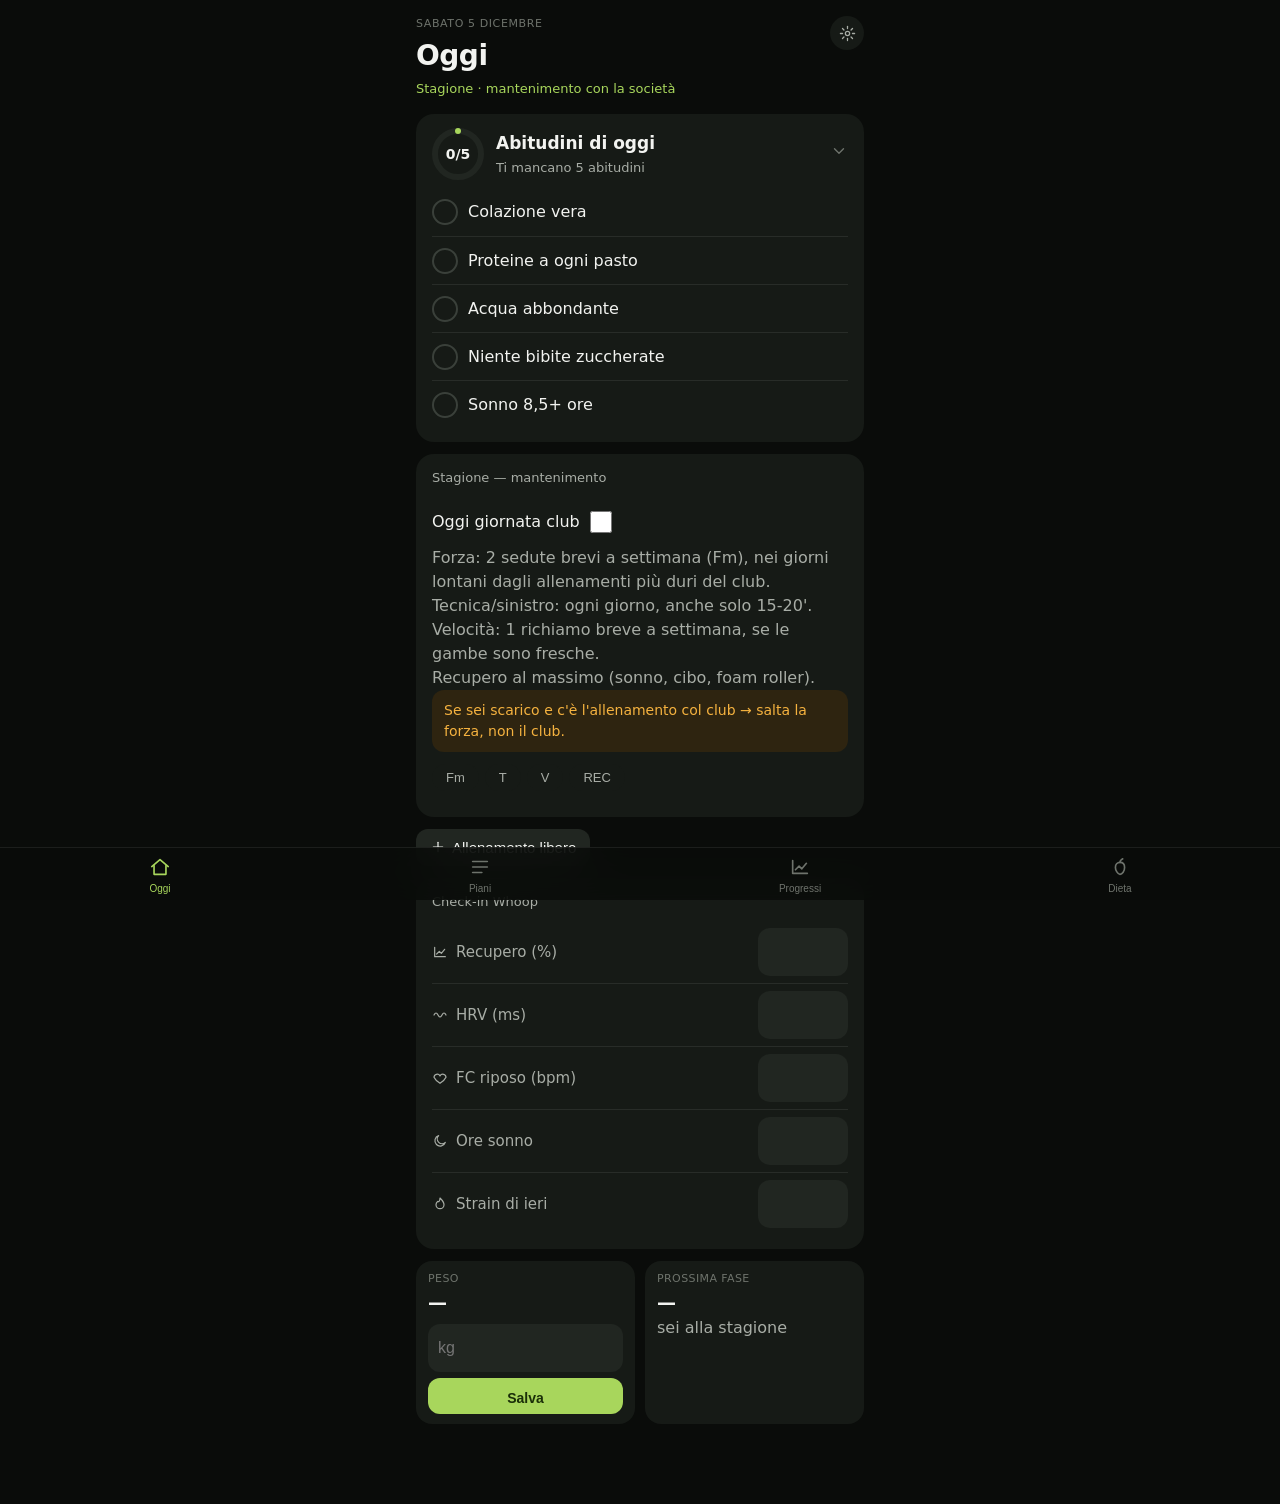
<file: index.html>
<!doctype html>
<html lang="it">
<head>
<meta charset="utf-8">
<meta name="viewport" content="width=device-width, initial-scale=1, viewport-fit=cover">
<meta name="theme-color" content="#0A0C0A">
<meta name="apple-mobile-web-app-capable" content="yes">
<meta name="apple-mobile-web-app-status-bar-style" content="black-translucent">
<meta name="apple-mobile-web-app-title" content="Futsal Lab">
<link rel="apple-touch-icon" href="icons/icon-180.png">
<link rel="manifest" href="manifest.json">
<title>Futsal Lab</title>
<link rel="stylesheet" href="css/style.css">
</head>
<body>
<main id="vista"></main>
<nav id="tabbar">
  <button data-tab="oggi" class="attivo"><span class="icona-tab"></span><span>Oggi</span></button>
  <button data-tab="piani"><span class="icona-tab"></span><span>Piani</span></button>
  <button data-tab="progressi"><span class="icona-tab"></span><span>Progressi</span></button>
  <button data-tab="dieta"><span class="icona-tab"></span><span>Dieta</span></button>
</nav>
<script type="module" src="js/app.js"></script>
</body>
</html>
</file>
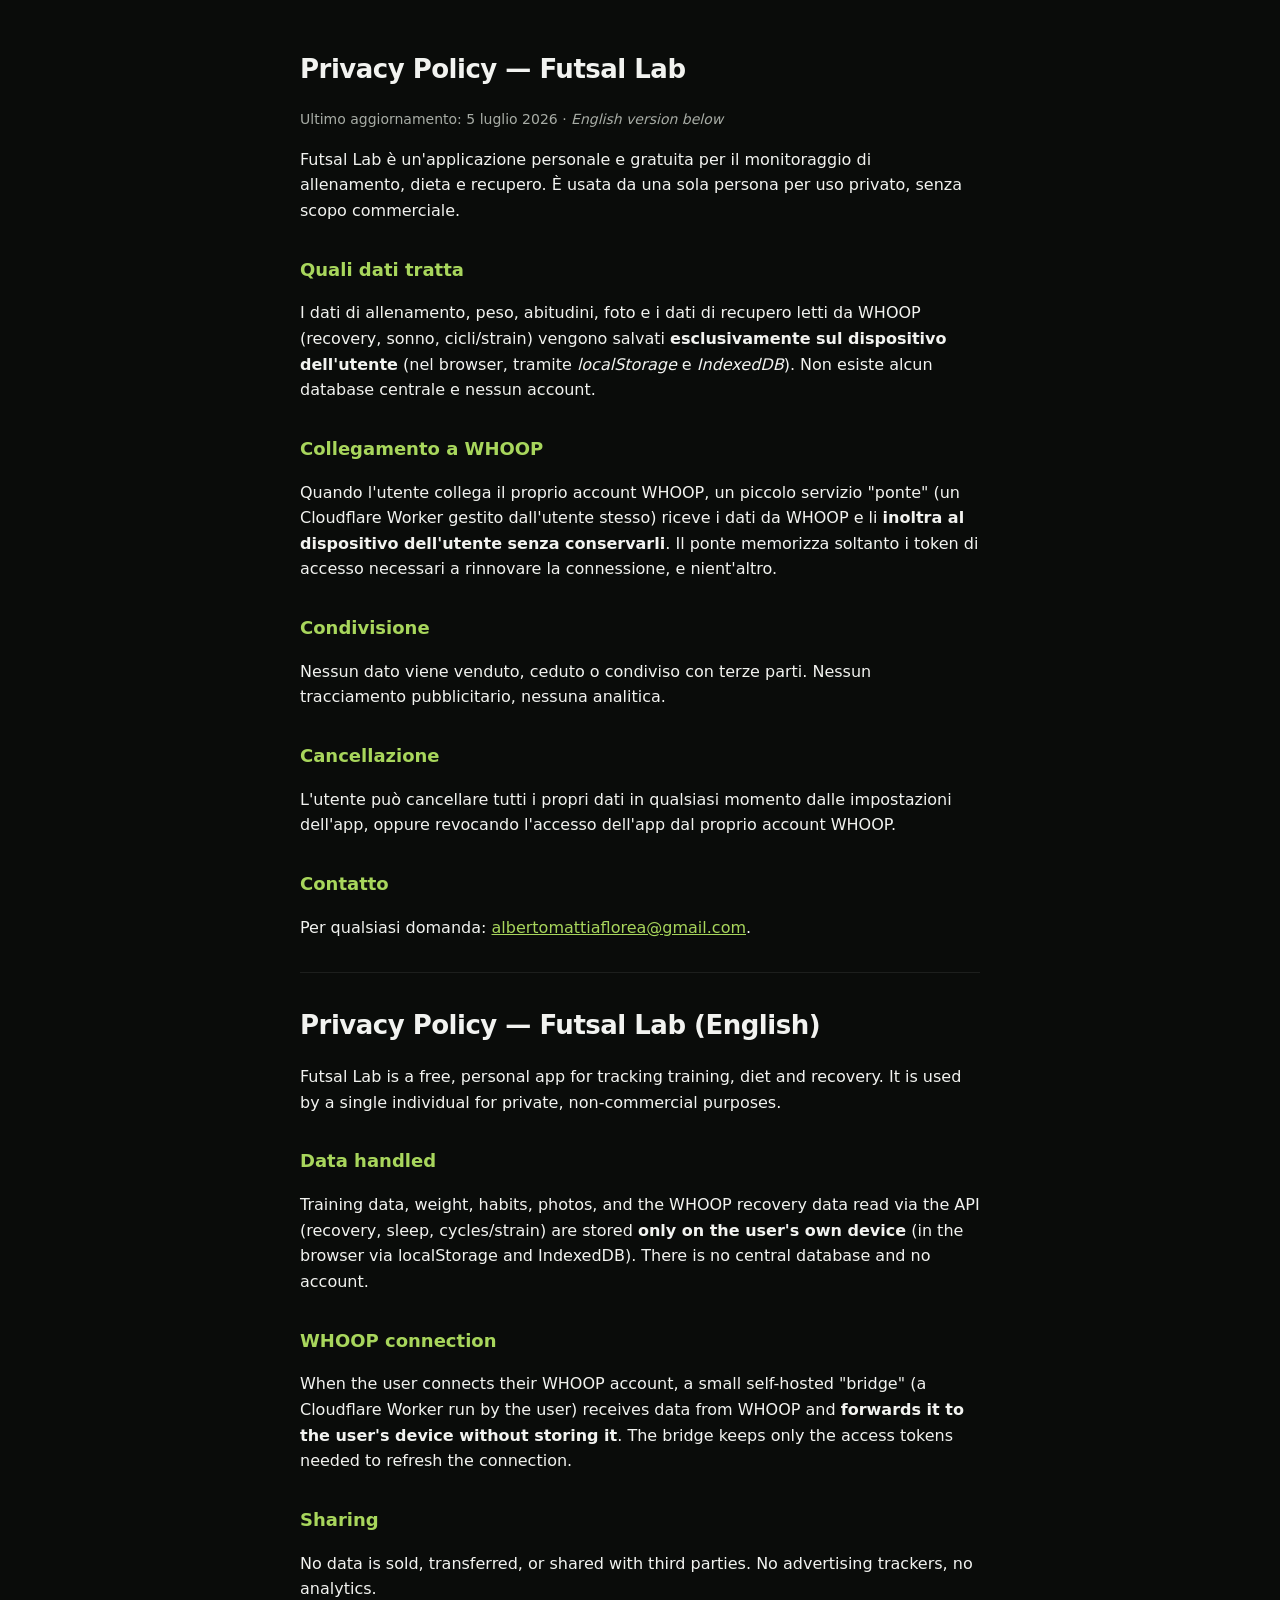
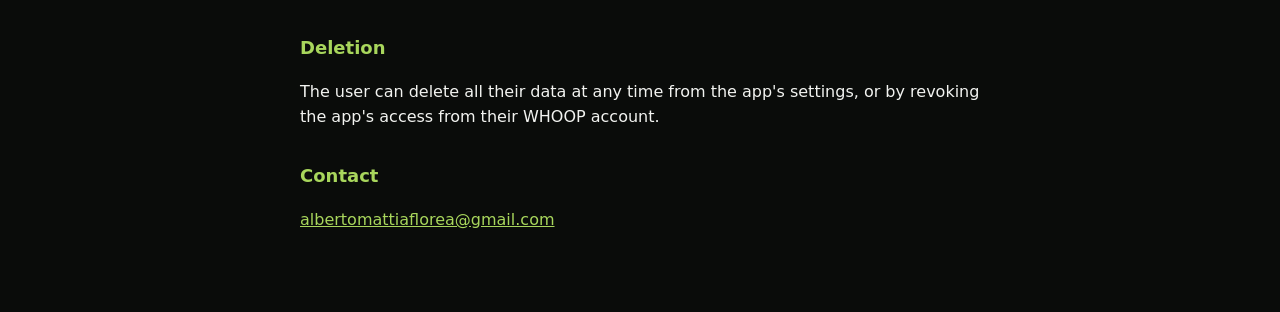
<file: privacy.html>
<!doctype html>
<html lang="it">
<head>
<meta charset="utf-8">
<meta name="viewport" content="width=device-width, initial-scale=1">
<title>Futsal Lab — Privacy Policy</title>
<style>
  body { background:#0A0C0A; color:#F2F3F0; font:16px/1.6 -apple-system,system-ui,sans-serif; max-width:680px; margin:0 auto; padding:32px 20px 64px; }
  h1 { font-size:26px; font-weight:800; letter-spacing:-0.5px; }
  h2 { font-size:18px; font-weight:600; color:#A8D65C; margin-top:32px; }
  a { color:#A8D65C; }
  .footnote { color:#A8ADA6; font-size:14px; }
  hr { border:0; border-top:1px solid rgba(255,255,255,0.08); margin:32px 0; }
</style>
</head>
<body>
<h1>Privacy Policy — Futsal Lab</h1>
<p class="footnote">Ultimo aggiornamento: 5 luglio 2026 · <em>English version below</em></p>

<p>Futsal Lab è un'applicazione personale e gratuita per il monitoraggio di allenamento, dieta e recupero. È usata da una sola persona per uso privato, senza scopo commerciale.</p>

<h2>Quali dati tratta</h2>
<p>I dati di allenamento, peso, abitudini, foto e i dati di recupero letti da WHOOP (recovery, sonno, cicli/strain) vengono salvati <strong>esclusivamente sul dispositivo dell'utente</strong> (nel browser, tramite <em>localStorage</em> e <em>IndexedDB</em>). Non esiste alcun database centrale e nessun account.</p>

<h2>Collegamento a WHOOP</h2>
<p>Quando l'utente collega il proprio account WHOOP, un piccolo servizio "ponte" (un Cloudflare Worker gestito dall'utente stesso) riceve i dati da WHOOP e li <strong>inoltra al dispositivo dell'utente senza conservarli</strong>. Il ponte memorizza soltanto i token di accesso necessari a rinnovare la connessione, e nient'altro.</p>

<h2>Condivisione</h2>
<p>Nessun dato viene venduto, ceduto o condiviso con terze parti. Nessun tracciamento pubblicitario, nessuna analitica.</p>

<h2>Cancellazione</h2>
<p>L'utente può cancellare tutti i propri dati in qualsiasi momento dalle impostazioni dell'app, oppure revocando l'accesso dell'app dal proprio account WHOOP.</p>

<h2>Contatto</h2>
<p>Per qualsiasi domanda: <a href="mailto:albertomattiaflorea@gmail.com">albertomattiaflorea@gmail.com</a>.</p>

<hr>

<h1>Privacy Policy — Futsal Lab (English)</h1>
<p>Futsal Lab is a free, personal app for tracking training, diet and recovery. It is used by a single individual for private, non-commercial purposes.</p>
<h2>Data handled</h2>
<p>Training data, weight, habits, photos, and the WHOOP recovery data read via the API (recovery, sleep, cycles/strain) are stored <strong>only on the user's own device</strong> (in the browser via localStorage and IndexedDB). There is no central database and no account.</p>
<h2>WHOOP connection</h2>
<p>When the user connects their WHOOP account, a small self-hosted "bridge" (a Cloudflare Worker run by the user) receives data from WHOOP and <strong>forwards it to the user's device without storing it</strong>. The bridge keeps only the access tokens needed to refresh the connection.</p>
<h2>Sharing</h2>
<p>No data is sold, transferred, or shared with third parties. No advertising trackers, no analytics.</p>
<h2>Deletion</h2>
<p>The user can delete all their data at any time from the app's settings, or by revoking the app's access from their WHOOP account.</p>
<h2>Contact</h2>
<p><a href="mailto:albertomattiaflorea@gmail.com">albertomattiaflorea@gmail.com</a></p>
</body>
</html>
</file>
<file: css/style.css>
/* ============================================================
   Futsal Lab — Design System iOS
   Token, reset, tipografia, componenti, motion
   ============================================================ */

/* 1. TOKEN */
:root {
  --sfondo:   #0A0C0A;
  --sup1:     #161A16;
  --sup2:     #212621;
  --hairline: rgba(255,255,255,0.08);
  --testo:    #F2F3F0;
  --testo2:   #A8ADA6;
  --testo3:   #6E736C;
  --accento:  #A8D65C;
  --on-accento: #1A2E08;
  --verde:    #63CE7A;
  --ambra:    #F5B23F;
  --rosso:    #F06A5D;
  --tinta-verde: #1c2b14;
  --tinta-ambra: #2e2410;
  --tinta-rosso: #2e1512;
  --curva:    cubic-bezier(0.32, 0.72, 0, 1);
  /* legacy aliases mantengono le viste R2-R4 funzionanti */
  --card:     var(--sup1);
  --card2:    var(--sup2);
  --bordo:    var(--hairline);
  --verde-scuro: var(--on-accento);
}

/* 2. RESET + BODY */
*, *::before, *::after { box-sizing: border-box; margin: 0; -webkit-tap-highlight-color: transparent; }
body {
  background: var(--sfondo);
  color: var(--testo);
  font: 16px/1.5 -apple-system, system-ui, sans-serif;
  padding-bottom: calc(64px + env(safe-area-inset-bottom));
}
#vista {
  padding: max(16px, env(safe-area-inset-top)) 16px 16px;
  max-width: 480px;
  margin: 0 auto;
}

/* 3. SCALA TIPOGRAFICA */
.large-title { font-size: 28px; font-weight: 800; letter-spacing: -0.5px; }
.titolo-vista { font-size: 22px; font-weight: 700; }
.headline { font-size: 17px; font-weight: 600; }
.footnote { font-size: 13px; color: var(--testo2); }
.sezione-titolo {
  font-size: 11px;
  font-weight: 500;
  text-transform: uppercase;
  letter-spacing: .6px;
  color: var(--testo3);
  margin: 0 4px 6px;
}
/* tabular nums su metriche */
.metrica, input[type="number"], .grafico-linea { font-variant-numeric: tabular-nums; }

/* h1 legacy */
h1 { font-size: 22px; font-weight: 700; margin: 4px 0 14px; }

/* ============================================================
   4. COMPONENTI
   ============================================================ */

/* CARD */
.card {
  background: var(--sup1);
  border-radius: 18px;
  padding: 14px 16px;
  margin-bottom: 12px;
}
.card h2 { font-size: 13px; color: var(--testo2); font-weight: 500; margin-bottom: 10px; }

/* RIGA (lista interna a card) */
.riga {
  display: flex;
  align-items: center;
  gap: 10px;
  min-height: 48px;
  padding: 7px 0;
}
.riga + .riga { border-top: 1px solid var(--hairline); }
.riga .cresci { flex: 1; }

/* SPUNTA CIRCOLARE */
.spunta-c {
  width: 26px;
  height: 26px;
  border-radius: 50%;
  border: 2px solid #3a403a;
  background: none;
  display: flex;
  align-items: center;
  justify-content: center;
  padding: 0;
  cursor: pointer;
  flex-shrink: 0;
  color: transparent;
  transition: border-color .15s;
}
.spunta-c.fatta {
  background: var(--accento);
  border-color: var(--accento);
  color: var(--on-accento);
  animation: spunta-pop .25s var(--curva);
}
@keyframes spunta-pop {
  0%   { transform: scale(.8); }
  70%  { transform: scale(1.06); }
  100% { transform: scale(1); }
}

/* SEGMENTED CONTROL */
.segmented {
  display: flex;
  background: var(--sup2);
  border-radius: 999px;
  padding: 4px;
  position: relative;
  margin-bottom: 12px;
}
.segmented-thumb {
  position: absolute;
  top: 4px;
  left: 4px;
  height: calc(100% - 8px);
  width: calc((100% - 8px) / var(--seg-count, 2));
  background: var(--accento);
  border-radius: 999px;
  transition: transform .25s var(--curva);
  pointer-events: none;
}
.segmented-voce {
  flex: 1;
  text-align: center;
  font-size: 14px;
  font-weight: 600;
  color: var(--testo2);
  padding: 6px 0;
  background: none;
  border: 0;
  cursor: pointer;
  position: relative;
  z-index: 1;
  border-radius: 999px;
  transition: color .2s;
}
.segmented-voce.attiva { color: var(--on-accento); }

/* TAB BAR */
#tabbar {
  position: fixed;
  bottom: 0;
  left: 0;
  right: 0;
  display: flex;
  background: rgba(10,12,10,0.85);
  backdrop-filter: blur(20px);
  -webkit-backdrop-filter: blur(20px);
  border-top: 1px solid var(--hairline);
  padding-bottom: env(safe-area-inset-bottom);
}
#tabbar button {
  flex: 1;
  background: none;
  border: 0;
  color: var(--testo3);
  padding: 8px 0 6px;
  display: flex;
  flex-direction: column;
  align-items: center;
  gap: 2px;
  cursor: pointer;
}
#tabbar button .icona-tab svg { width: 22px; height: 22px; }
#tabbar button span:not(.icona-tab) { font-size: 10px; font-weight: 500; }
#tabbar button.attivo { color: var(--accento); }

/* BOTTONI */
button.primario {
  background: var(--accento);
  color: var(--on-accento);
  border: 0;
  border-radius: 12px;
  padding: 12px 16px;
  font-size: 17px;
  font-weight: 600;
  width: 100%;
  height: 48px;
  cursor: pointer;
}
button.secondario {
  background: var(--sup2);
  color: var(--testo);
  border: 0;
  border-radius: 12px;
  padding: 10px 14px;
  font-size: 15px;
  cursor: pointer;
}
button.distruttivo {
  background: var(--tinta-rosso);
  color: var(--rosso);
  border: 0;
  border-radius: 12px;
  padding: 10px 14px;
  font-size: 15px;
  cursor: pointer;
}
button.primario:active,
button.secondario:active,
button.distruttivo:active {
  transform: scale(.97);
  filter: brightness(.92);
  transition: transform .12s, filter .12s;
}

/* INPUT */
input, select, textarea {
  background: var(--sup2);
  color: var(--testo);
  border: 0;
  border-radius: 12px;
  padding: 10px;
  font-size: 16px;
  width: 100%;
  height: 48px;
}
input:focus, select:focus, textarea:focus {
  outline: 2px solid var(--accento);
}
input[type="checkbox"] { width: 22px; height: 22px; accent-color: var(--accento); }
textarea { height: auto; }

/* CHIP */
.chip {
  display: inline-flex;
  align-items: center;
  gap: 5px;
  border-radius: 14px;
  padding: 4px 10px;
  font-size: 13px;
}
.chip-verde { background: var(--tinta-verde); color: var(--verde); }
.chip-ambra  { background: var(--tinta-ambra); color: var(--ambra); }
.chip-rosso  { background: var(--tinta-rosso); color: var(--rosso); }

/* METRICA */
.metrica {
  background: var(--sup1);
  border-radius: 16px;
  padding: 10px 12px;
  font-variant-numeric: tabular-nums;
}
.metrica .etichetta { font-size: 11px; color: var(--testo3); text-transform: uppercase; letter-spacing: .4px; }
.metrica .valore { font-size: 19px; font-weight: 700; }

/* HERO */
.hero {
  border-radius: 18px;
  padding: 12px 14px;
  margin-bottom: 12px;
}
.hero-verde { background: var(--tinta-verde); color: var(--verde); }
.hero-ambra  { background: var(--tinta-ambra); color: var(--ambra); }
.hero-rosso  { background: var(--tinta-rosso); color: var(--rosso); }

/* GEAR BTN */
.gear-btn {
  width: 34px;
  height: 34px;
  border-radius: 50%;
  background: var(--sup1);
  border: 0;
  display: flex;
  align-items: center;
  justify-content: center;
  cursor: pointer;
  color: var(--testo2);
  padding: 0;
}
.gear-btn:active { transform: scale(.94); transition: transform .12s; }

/* STATO VUOTO */
.stato-vuoto {
  display: flex;
  flex-direction: column;
  align-items: center;
  justify-content: center;
  padding: 40px 16px;
  gap: 8px;
  color: var(--testo3);
  text-align: center;
}
.stato-vuoto svg { opacity: .6; }
.stato-vuoto .titolo-vuoto { font-size: 17px; font-weight: 600; color: var(--testo); }
.stato-vuoto .sotto-vuoto { font-size: 13px; color: var(--testo2); }

/* ============================================================
   CLASSI LEGACY — mantenute per compatibilità viste R2-R4
   ============================================================ */

/* .eyebrow: usato come intestazione colorata / testo accent */
.eyebrow { font-size: 13px; color: var(--accento); font-weight: 500; }

/* testo primario/secondario (span, div di testo — non solo button) */
.primario { color: var(--testo); font-weight: 600; }
.secondario { color: var(--testo2); }

/* .pillole: pill filter row (progressi, dieta, piani) */
.pillole { display: flex; gap: 6px; flex-wrap: wrap; margin-bottom: 12px; }
.pillole button {
  border-radius: 999px;
  padding: 6px 14px;
  font-size: 13px;
  border: 0;
  background: var(--sup1);
  color: var(--testo2);
  cursor: pointer;
}
.pillole button.attivo { background: var(--accento); color: var(--on-accento); font-weight: 600; }

/* .griglia2: griglia metrica 2 colonne */
.griglia2 { display: grid; grid-template-columns: 1fr 1fr; gap: 10px; }

/* .banner: alert/avviso generico */
.banner { border-radius: 12px; padding: 10px 12px; font-size: 14px; margin-bottom: 12px; }
.banner.avviso { background: var(--tinta-ambra); color: var(--ambra); }

/* .spento: testo completato/disabilitato */
.spento { color: var(--testo3); text-decoration: line-through; }

/* .cresci: flex grow helper */
.cresci { flex: 1; }

/* ============================================================
   5. MOTION
   ============================================================ */

/* Cambio vista: fade + slide up */
#vista.entra {
  animation: entra-vista .24s var(--curva);
}
@keyframes entra-vista {
  from { opacity: 0; transform: translateY(8px); }
  to   { opacity: 1; transform: translateY(0); }
}

/* Grafico line draw-in */
.grafico-linea {
  animation: traccia .6s var(--curva);
}
@keyframes traccia {
  from { stroke-dashoffset: 1000; }
  to   { stroke-dashoffset: 0; }
}

/* Reduced motion */
@media (prefers-reduced-motion: reduce) {
  *, *::before, *::after {
    animation: none !important;
    transition: none !important;
  }
}
</file>
